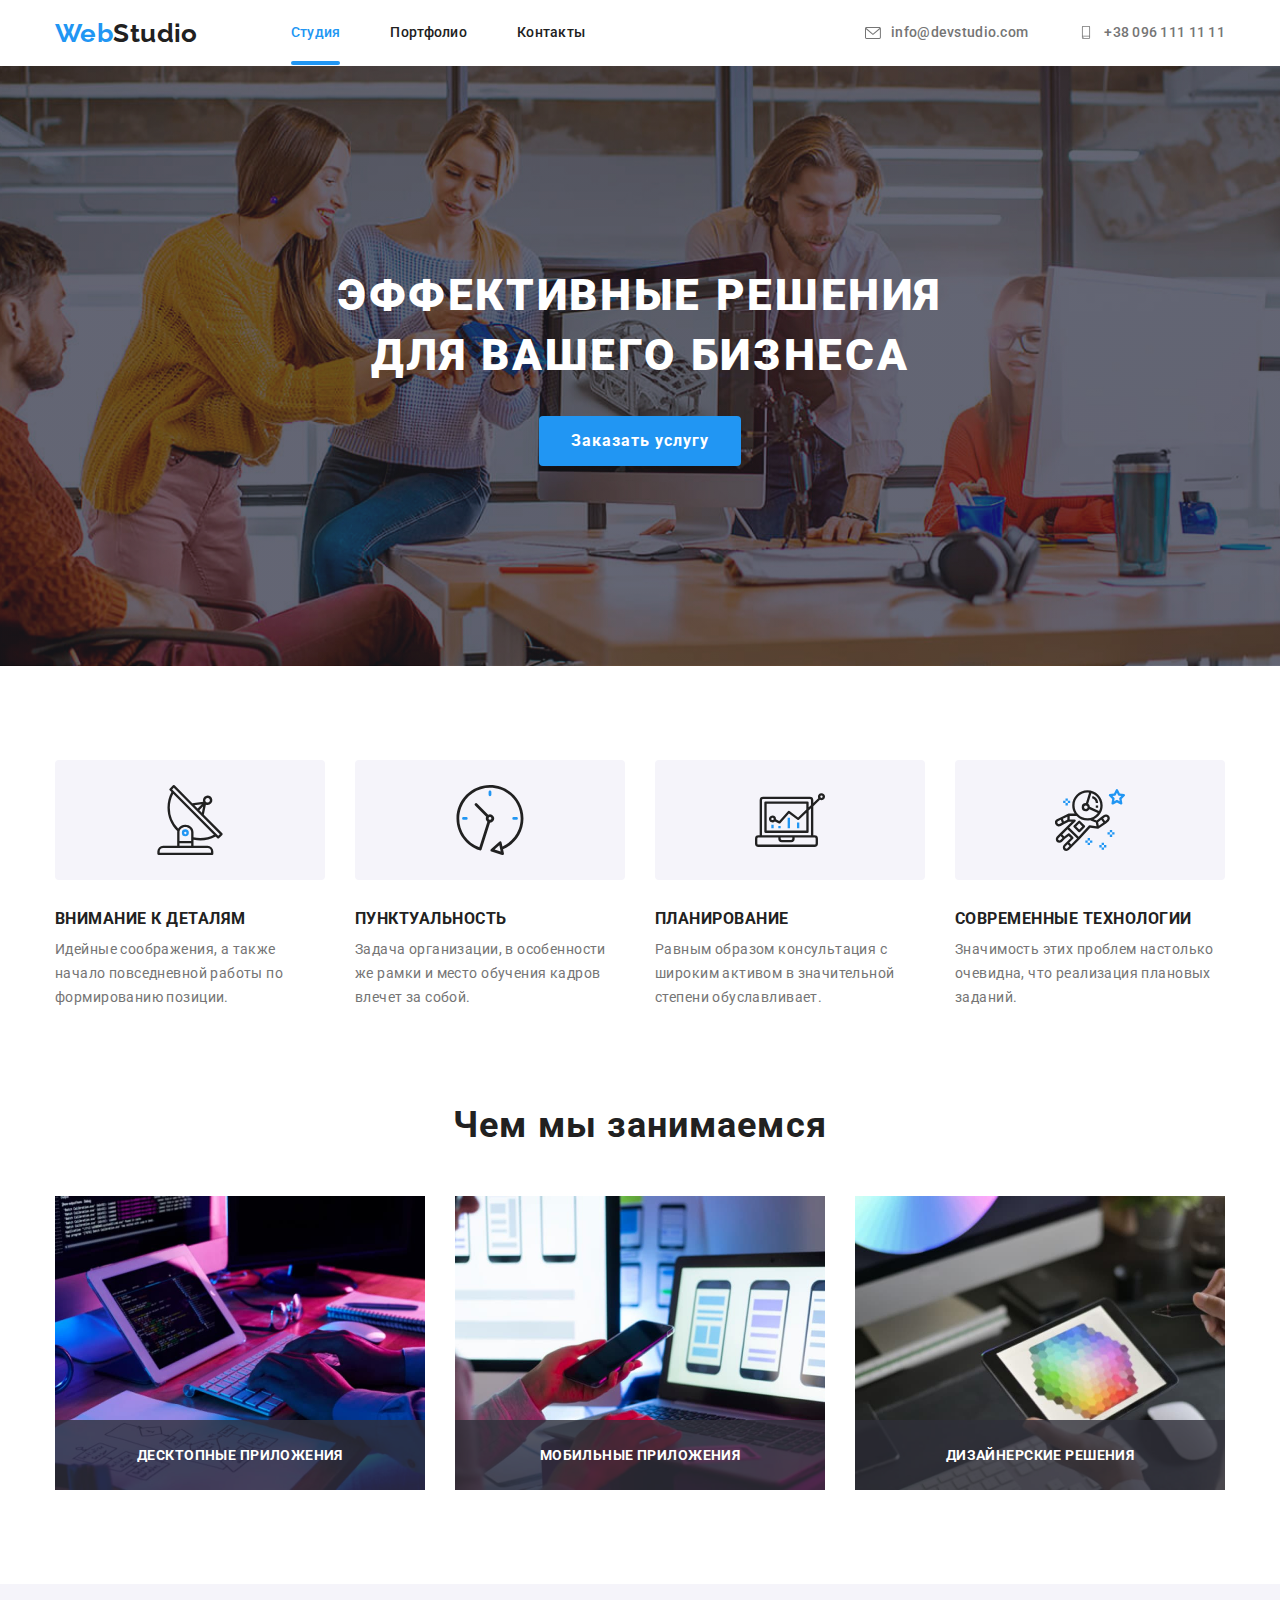
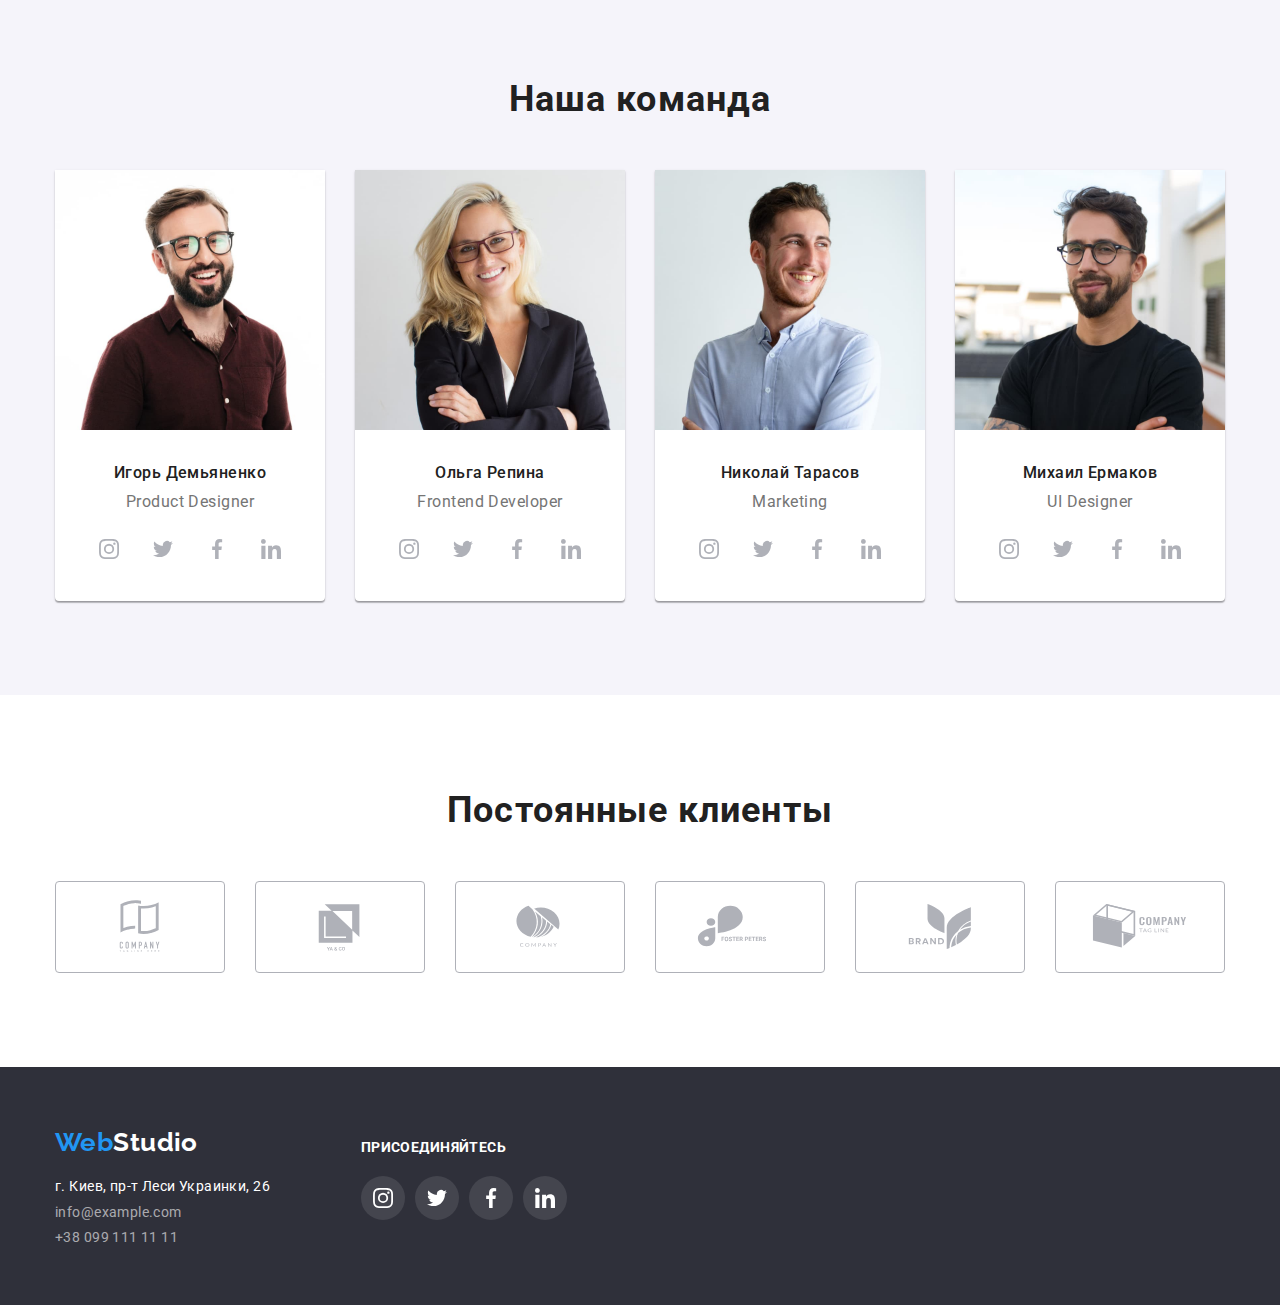
<file: index.html>
<!DOCTYPE html>
<html lang="en">
  <head>
    <meta charset="UTF-8" />
    <meta name="viewport" content="width=device-width, initial-scale=1.0" />
    <meta http-equiv="X-UA-Compatible" content="ie=edge" />
    <title>WebStudio</title>
    <link
      href="https://fonts.googleapis.com/css2?family=Raleway:wght@700&family=Roboto:wght@400;500;700;900&display=swap"
      rel="stylesheet"
    />
    <link
      rel="stylesheet"
      href="https://cdnjs.cloudflare.com/ajax/libs/modern-normalize/1.1.0/modern-normalize.min.css"
    />
    <link rel="stylesheet" href="./css/style.css" />
  </head>
  <body>
    <header class="header-page">
      <div class="container main-header">
        <nav class="header-nav-list">
          <a href="./index.html" class="logo"
            ><span class="logo-accent">Web</span>Studio</a
          >
          <ul class="site-nav list">
            <li class="item">
              <a href="./index.html" class="link current"> Студия</a>
            </li>
            <li class="item">
              <a href="./portfolio.html" class="link">Портфолио</a>
            </li>
            <li class="item"><a href="#" class="link">Контакты</a></li>
          </ul>
        </nav>
        <ul class="site-contacts list">
          <li class="item">
            <a href="#" class="link">
              <svg width="16" height="12" class="header-contacts-icon">
                <use href="./images/symbol-defs.svg#letter"></use>
              </svg>
              info@devstudio.com
            </a>
          </li>
          <li class="item">
            <a href="#" class="link">
              <svg width="16" height="13" class="header-contacts-icon">
                <use href="./images/symbol-defs.svg#phone"></use>
              </svg>
              +38 096 111 11 11</a
            >
          </li>
        </ul>
      </div>
    </header>
    <main>
      <section class="services">
        <div class="content">
          <h1 class="services-title">Эффективные решения для вашего бизнеса</h1>
          <button type="button" class="services-btn" data-modal-open>
            Заказать услугу
          </button>
        </div>
        <div class="backdrop is-hidden" data-modal>
          <div class="modal">
            <button type="button" class="close" data-modal-close>
              <svg class="close-icon">
                <use href="./images/symbol-defs.svg#close"></use>
              </svg>
            </button>
          </div>
        </div>
      </section>

      <section class="features">
        <div class="container">
          <ul class="features-list list">
            <li class="item">
              <div class="features-list-icon">
                <svg width="70" height="70">
                  <use href="./images/symbol-defs.svg#antenna"></use>
                </svg>
              </div>
              <h3 class="title">Внимание к деталям</h3>
              <p class="desc">
                Идейные соображения, а также начало повседневной работы по
                формированию позиции.
              </p>
            </li>
            <li class="item">
              <div class="features-list-icon">
                <svg width="70" height="70">
                  <use href="./images/symbol-defs.svg#clock"></use>
                </svg>
              </div>
              <h3 class="title">Пунктуальность</h3>
              <p class="desc">
                Задача организации, в особенности же рамки и место обучения
                кадров влечет за собой.
              </p>
            </li>
            <li class="item">
              <div class="features-list-icon">
                <svg width="70" height="70">
                  <use href="./images/symbol-defs.svg#diagram"></use>
                </svg>
              </div>
              <h3 class="title">Планирование</h3>
              <p class="desc">
                Равным образом консультация с широким активом в значительной
                степени обуславливает.
              </p>
            </li>
            <li class="item">
              <div class="features-list-icon">
                <svg width="70" height="70">
                  <use href="./images/symbol-defs.svg#astronaut"></use>
                </svg>
              </div>
              <h3 class="title">Современные технологии</h3>
              <p class="desc">
                Значимость этих проблем настолько очевидна, что реализация
                плановых заданий.
              </p>
            </li>
          </ul>
        </div>
      </section>
      <section class="works">
        <div class="container">
          <h2 class="section-title">Чем мы занимаемся</h2>
          <ul class="works-list list">
            <li class="item">
              <img
                src="images/image1.jpg"
                alt="Работа на планшете"
                width="370"
              />
              <p class="work-desc">Десктопные приложения</p>
            </li>
            <li class="item">
              <img
                src="images/image2.jpg"
                alt="Работа за ноутбуком"
                width="370"
              />
              <p class="work-desc">Мобильные приложения</p>
            </li>
            <li class="item">
              <img
                src="images/image3.jpg"
                alt="Работа за графическим планшетом"
                width="370"
              />
              <p class="work-desc">Дизайнерские решения</p>
            </li>
          </ul>
        </div>
      </section>
      <section class="staff">
        <div class="container">
          <h2 class="section-title">Наша команда</h2>
          <ul class="staff-list list">
            <li class="item">
              <img
                class="staff-foto"
                src="images/avatar1.jpg"
                width="270"
                alt="avatar1"
              />
              <div class="staff-desc-wrp">
                <p class="name">Игорь Демьяненко</p>
                <p class="position">Product Designer</p>
                <ul class="social-links list">
                  <li class="social-links-item">
                    <a href="#" class="social-link">
                      <svg width="20" height="20" class="social-icon">
                        <use href="./images/symbol-defs.svg#instagram"></use>
                      </svg>
                    </a>
                  </li>
                  <li class="social-links-item">
                    <a href="#" class="social-link">
                      <svg width="20" height="20" class="social-icon">
                        <use href="./images/symbol-defs.svg#twitter"></use>
                      </svg>
                    </a>
                  </li>
                  <li class="social-links-item">
                    <a href="#" class="social-link">
                      <svg width="20" height="20" class="social-icon">
                        <use href="./images/symbol-defs.svg#facebook"></use>
                      </svg>
                    </a>
                  </li>
                  <li class="social-links-item">
                    <a href="#" class="social-link">
                      <svg width="20" height="20" class="social-icon">
                        <use href="./images/symbol-defs.svg#linkedin"></use>
                      </svg>
                    </a>
                  </li>
                </ul>
              </div>
            </li>
            <li class="item">
              <img
                class="staff-foto"
                src="images/avatar2.jpg"
                width="270"
                alt="avatar2"
              />
              <div class="staff-desc-wrp">
                <p class="name">Ольга Репина</p>
                <p class="position">Frontend Developer</p>
                <ul class="social-links list">
                  <li class="social-links-item">
                    <a href="#" class="social-link">
                      <svg width="20" height="20" class="social-icon">
                        <use href="./images/symbol-defs.svg#instagram"></use>
                      </svg>
                    </a>
                  </li>
                  <li class="social-links-item">
                    <a href="#" class="social-link">
                      <svg width="20" height="20" class="social-icon">
                        <use href="./images/symbol-defs.svg#twitter"></use>
                      </svg>
                    </a>
                  </li>
                  <li class="social-links-item">
                    <a href="#" class="social-link">
                      <svg width="20" height="20" class="social-icon">
                        <use href="./images/symbol-defs.svg#facebook"></use>
                      </svg>
                    </a>
                  </li>
                  <li class="social-links-item">
                    <a href="#" class="social-link">
                      <svg width="20" height="20" class="social-icon">
                        <use href="./images/symbol-defs.svg#linkedin"></use>
                      </svg>
                    </a>
                  </li>
                </ul>
              </div>
            </li>
            <li class="item">
              <img
                class="staff-foto"
                src="images/avatar3.jpg"
                width="270"
                alt="avatar3"
              />
              <div class="staff-desc-wrp">
                <p class="name">Николай Тарасов</p>
                <p class="position">Marketing</p>
                <ul class="social-links list">
                  <li class="social-links-item">
                    <a href="#" class="social-link">
                      <svg width="20" height="20" class="social-icon">
                        <use href="./images/symbol-defs.svg#instagram"></use>
                      </svg>
                    </a>
                  </li>
                  <li class="social-links-item">
                    <a href="#" class="social-link">
                      <svg width="20" height="20" class="social-icon">
                        <use href="./images/symbol-defs.svg#twitter"></use>
                      </svg>
                    </a>
                  </li>
                  <li class="social-links-item">
                    <a href="#" class="social-link">
                      <svg width="20" height="20" class="social-icon">
                        <use href="./images/symbol-defs.svg#facebook"></use>
                      </svg>
                    </a>
                  </li>
                  <li class="social-links-item">
                    <a href="#" class="social-link">
                      <svg width="20" height="20" class="social-icon">
                        <use href="./images/symbol-defs.svg#linkedin"></use>
                      </svg>
                    </a>
                  </li>
                </ul>
              </div>
            </li>
            <li class="item">
              <img
                class="staff-foto"
                src="images/avatar4.jpg"
                width="270"
                alt="avatar4"
              />
              <div class="staff-desc-wrp">
                <p class="name">Михаил Ермаков</p>
                <p class="position">UI Designer</p>
                <ul class="social-links list">
                  <li class="social-links-item">
                    <a href="#" class="social-link">
                      <svg width="20" height="20" class="social-icon">
                        <use href="./images/symbol-defs.svg#instagram"></use>
                      </svg>
                    </a>
                  </li>
                  <li class="social-links-item">
                    <a href="#" class="social-link">
                      <svg width="20" height="20" class="social-icon">
                        <use href="./images/symbol-defs.svg#twitter"></use>
                      </svg>
                    </a>
                  </li>
                  <li class="social-links-item">
                    <a href="#" class="social-link">
                      <svg width="20" height="20" class="social-icon">
                        <use href="./images/symbol-defs.svg#facebook"></use>
                      </svg>
                    </a>
                  </li>
                  <li class="social-links-item">
                    <a href="#" class="social-link">
                      <svg width="20" height="20" class="social-icon">
                        <use href="./images/symbol-defs.svg#linkedin"></use>
                      </svg>
                    </a>
                  </li>
                </ul>
              </div>
            </li>
          </ul>
        </div>
      </section>
      <section class="partners">
        <div class="container">
          <h2 class="section-title">Постоянные клиенты</h2>
          <ul class="partners-list list">
            <li class="partners-item">
              <a href="" class="partners-link">
                <svg width="106" height="60" class="partners-icon">
                  <use href="./images/symbol-defs.svg#Logo"></use>
                </svg>
              </a>
            </li>
            <li class="partners-item">
              <a href="" class="partners-link">
                <svg width="106" height="60" class="partners-icon">
                  <use href="./images/symbol-defs.svg#Logo-1"></use>
                </svg>
              </a>
            </li>
            <li class="partners-item">
              <a href="" class="partners-link">
                <svg width="106" height="60" class="partners-icon">
                  <use href="./images/symbol-defs.svg#Logo-2"></use>
                </svg>
              </a>
            </li>
            <li class="partners-item">
              <a href="" class="partners-link">
                <svg width="106" height="60" class="partners-icon">
                  <use href="./images/symbol-defs.svg#Logo-3"></use>
                </svg>
              </a>
            </li>
            <li class="partners-item">
              <a href="" class="partners-link">
                <svg width="106" height="60" class="partners-icon">
                  <use href="./images/symbol-defs.svg#Logo-4"></use>
                </svg>
              </a>
            </li>
            <li class="partners-item">
              <a href="" class="partners-link">
                <svg width="106" height="60" class="partners-icon">
                  <use href="./images/symbol-defs.svg#Logo-5"></use>
                </svg>
              </a>
            </li>
          </ul>
        </div>
      </section>
    </main>
    <footer class="footer">
      <div class="container">
        <div class="footer-contacts">
          <a href="#" class="logo logo-unique"
            ><span class="logo-accent">Web</span>Studio</a
          >
          <address class="address-list">
            <ul class="list">
              <li class="item">
                <a href="#" class="link white-color"
                  >г. Киев, пр-т Леси Украинки, 26</a
                >
              </li>
              <li class="item">
                <a href="info@example.com" class="link">info@example.com</a>
              </li>
              <li class="item">
                <a href="+380991111111" class="link">+38 099 111 11 11</a>
              </li>
            </ul>
          </address>
        </div>
        <div class="footer-social-links">
          <h2 class="footer-social-links-title">присоединяйтесь</h2>
          <ul class="social-links list">
            <li class="social-links-item">
              <a href="" class="social-link">
                <svg width="20" height="20" class="social-icon">
                  <use href="./images/symbol-defs.svg#instagram"></use>
                </svg>
              </a>
            </li>
            <li class="social-links-item">
              <a href="" class="social-link">
                <svg width="20" height="20" class="social-icon">
                  <use href="./images/symbol-defs.svg#twitter"></use>
                </svg>
              </a>
            </li>
            <li class="social-links-item">
              <a href="" class="social-link">
                <svg width="20" height="20" class="social-icon">
                  <use href="./images/symbol-defs.svg#facebook"></use>
                </svg>
              </a>
            </li>
            <li class="social-links-item">
              <a href="" class="social-link">
                <svg width="20" height="20" class="social-icon">
                  <use href="./images/symbol-defs.svg#linkedin"></use>
                </svg>
              </a>
            </li>
          </ul>
        </div>
      </div>
    </footer>
    <script src="./js/modal.js"></script>
  </body>
</html>
</file>
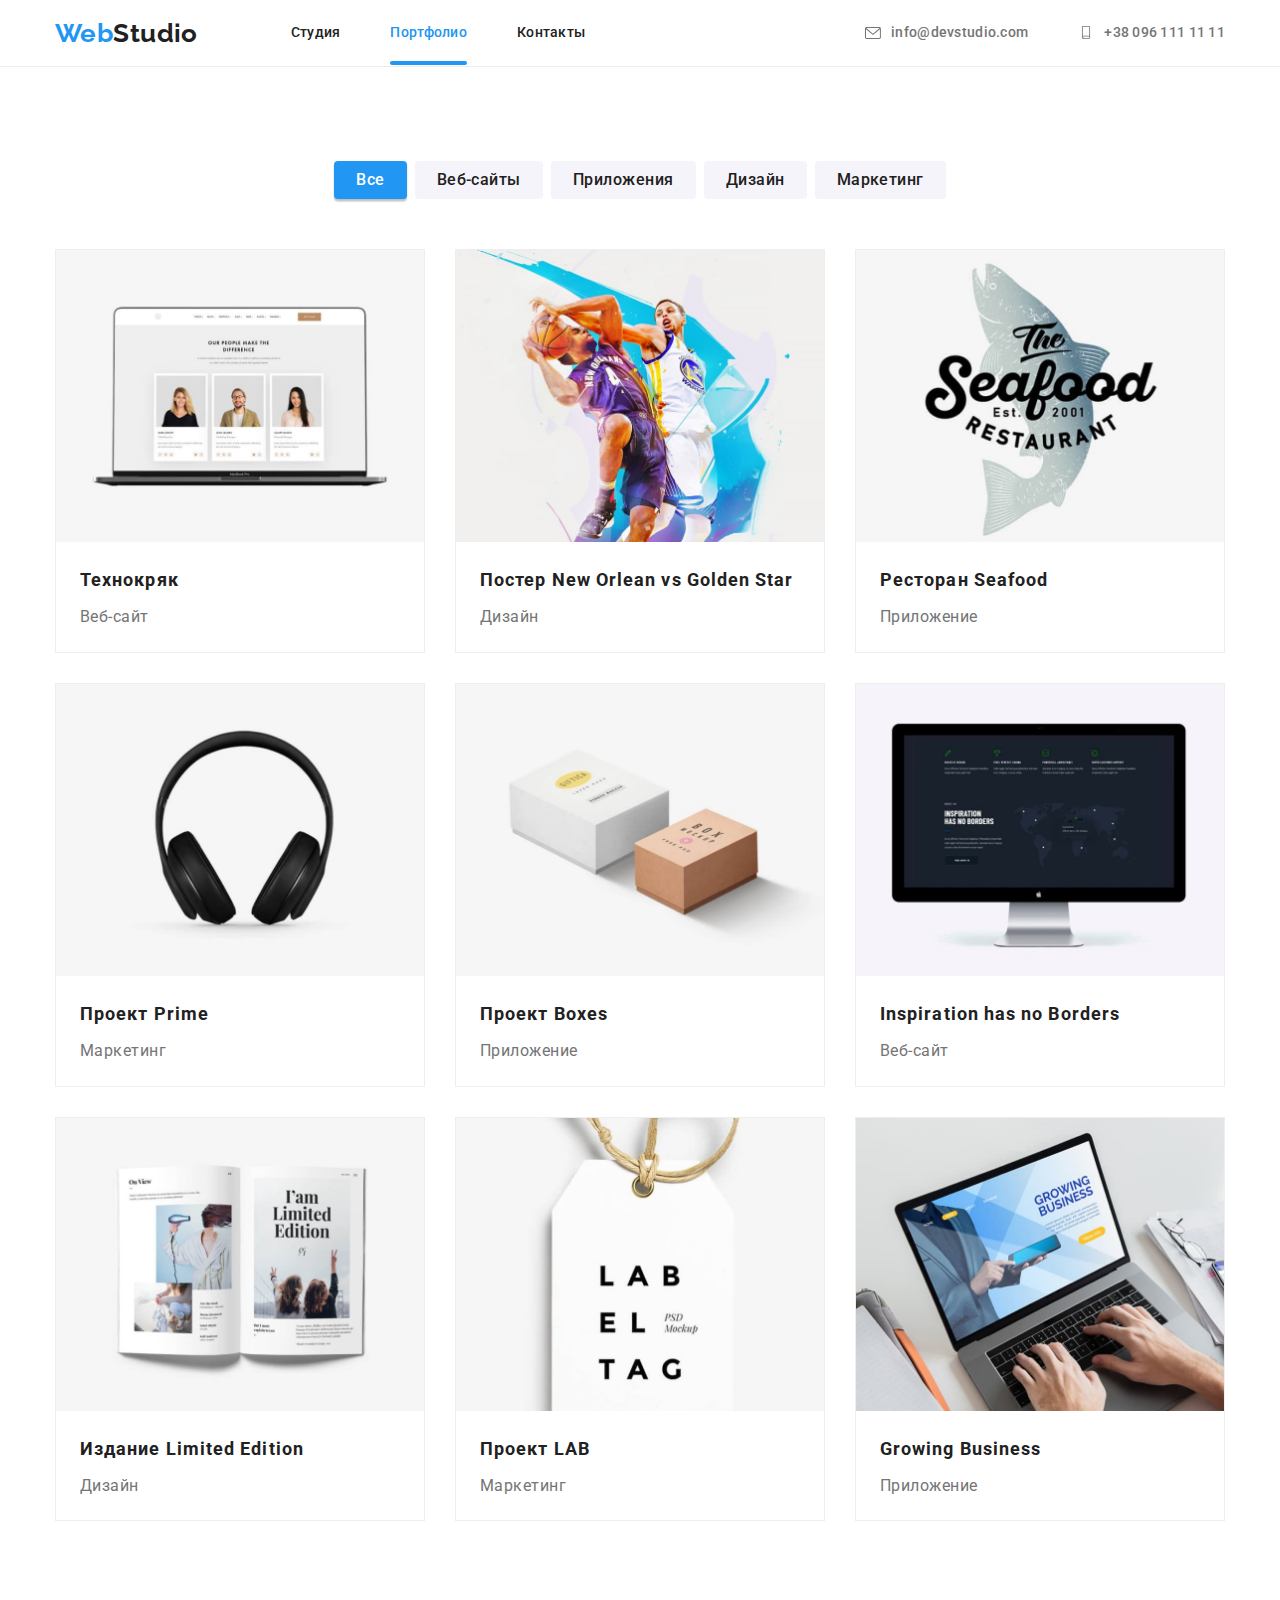
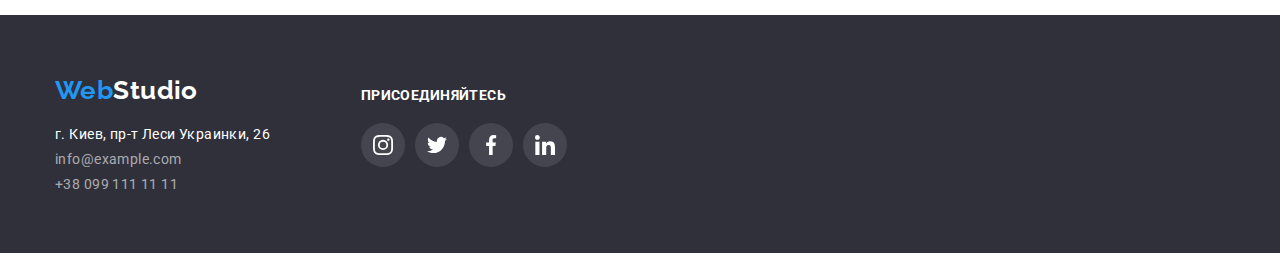
<file: portfolio.html>
<!DOCTYPE html>
<html lang="en">
  <head>
    <meta charset="UTF-8" />
    <meta name="viewport" content="width=device-width, initial-scale=1.0" />
    <meta http-equiv="X-UA-Compatible" content="ie=edge" />
    <title>Portfolio</title>
    <link
      href="https://fonts.googleapis.com/css2?family=Raleway:wght@700&family=Roboto:wght@400;500;700;900&display=swap"
      rel="stylesheet"
    />
    <link
      rel="stylesheet"
      href="https://cdnjs.cloudflare.com/ajax/libs/modern-normalize/1.1.0/modern-normalize.min.css"
    />
    <link rel="stylesheet" href="./css/style.css" />
  </head>
  <body>
    <header class="header-page header-unique">
      <div class="container main-header">
        <nav class="header-nav-list">
          <a href="./index.html" class="logo"
            ><span class="logo-accent">Web</span>Studio</a
          >
          <ul class="site-nav list">
            <li class="item">
              <a href="./index.html" class="link"> Студия</a>
            </li>
            <li class="item">
              <a href="./portfolio.html" class="link current">Портфолио</a>
            </li>
            <li class="item"><a href="#" class="link">Контакты</a></li>
          </ul>
        </nav>
        <ul class="site-contacts list">
          <li class="item">
            <a href="#" class="link">
              <svg width="16" height="12" class="header-contacts-icon">
                <use href="./images/symbol-defs.svg#letter"></use>
              </svg>
              info@devstudio.com
            </a>
          </li>
          <li class="item">
            <a href="#" class="link">
              <svg width="16" height="13" class="header-contacts-icon">
                <use href="./images/symbol-defs.svg#phone"></use>
              </svg>
              +38 096 111 11 11</a
            >
          </li>
        </ul>
      </div>
    </header>
    <main>
      <section class="portfolio">
        <div class="container">
          <ul class="btn-list list">
            <li class="item">
              <button type="button" class="port-btn current">Все</button>
            </li>
            <li class="item">
              <button type="button" class="port-btn">Веб-сайты</button>
            </li>
            <li class="item">
              <button type="button" class="port-btn">Приложения</button>
            </li>
            <li class="item">
              <button type="button" class="port-btn">Дизайн</button>
            </li>
            <li class="item">
              <button type="button" class="port-btn">Маркетинг</button>
            </li>
          </ul>
          <ul class="project-list list">
            <li class="list-item">
              <a href="#" class="card-link">
                <div class="project-wrapper">
                  <img
                    class="list-item-img"
                    src="./images/1.jpg"
                    alt="laptop"
                    width="370"
                    height="294"
                  />
                  <div class="anim-desc">
                    <p class="project-desc">
                      Технокряк это современная площадка распространения
                      коронавируса. Компании<br />
                      используют эту платформу для цифрового шпионажа и атак на
                      защищённые сервера конкурентов.
                    </p>
                  </div>
                </div>
                <div class="list-item-box">
                  <p class="port-name">Технокряк</p>
                  <p class="port-type">Веб-сайт</p>
                </div>
              </a>
            </li>
            <li class="list-item">
              <a href="#" class="card-link">
                <div class="project-wrapper">
                  <img
                    class="list-item-img"
                    src="./images/2.jpg"
                    alt="sport"
                    width="370"
                    height="294"
                  />
                  <div class="anim-desc">
                    <p class="project-desc">
                      Технокряк это современная площадка распространения
                      коронавируса. Компании<br />
                      используют эту платформу для цифрового шпионажа и атак на
                      защищённые сервера конкурентов.
                    </p>
                  </div>
                </div>
                <div class="list-item-box">
                  <p class="port-name">Постер New Orlean vs Golden Star</p>
                  <p class="port-type">Дизайн</p>
                </div>
              </a>
            </li>
            <li class="list-item">
              <a href="#" class="card-link">
                <div class="project-wrapper">
                  <img
                    class="list-item-img"
                    src="./images/3.jpg"
                    alt="seafood"
                    width="370"
                    height="294"
                  />
                  <div class="anim-desc">
                    <p class="project-desc">
                      Технокряк это современная площадка распространения
                      коронавируса. Компании<br />
                      используют эту платформу для цифрового шпионажа и атак на
                      защищённые сервера конкурентов.
                    </p>
                  </div>
                </div>
                <div class="list-item-box">
                  <p class="port-name">Ресторан Seafood</p>
                  <p class="port-type">Приложение</p>
                </div>
              </a>
            </li>
            <li class="list-item">
              <a href="#" class="card-link">
                <div class="project-wrapper">
                  <img
                    class="list-item-img"
                    src="./images/4.jpg"
                    alt="headphones"
                    width="370"
                    height="294"
                  />
                  <div class="anim-desc">
                    <p class="project-desc">
                      Технокряк это современная площадка распространения
                      коронавируса. Компании<br />
                      используют эту платформу для цифрового шпионажа и атак на
                      защищённые сервера конкурентов.
                    </p>
                  </div>
                </div>
                <div class="list-item-box">
                  <p class="port-name">Проект Prime</p>
                  <p class="port-type">Маркетинг</p>
                </div>
              </a>
            </li>
            <li class="list-item">
              <a href="#" class="card-link">
                <div class="project-wrapper">
                  <img
                    class="list-item-img"
                    src="./images/5.jpg"
                    alt="boxes"
                    width="370"
                    height="294"
                  />
                  <div class="anim-desc">
                    <p class="project-desc">
                      Технокряк это современная площадка распространения
                      коронавируса. Компании<br />
                      используют эту платформу для цифрового шпионажа и атак на
                      защищённые сервера конкурентов.
                    </p>
                  </div>
                </div>
                <div class="list-item-box">
                  <p class="port-name">Проект Boxes</p>
                  <p class="port-type">Приложение</p>
                </div>
              </a>
            </li>
            <li class="list-item">
              <a href="#" class="card-link">
                <div class="project-wrapper">
                  <img
                    class="list-item-img"
                    src="./images/6.jpg"
                    alt="monitor"
                    width="370"
                    height="294"
                  />
                  <div class="anim-desc">
                    <p class="project-desc">
                      Технокряк это современная площадка распространения
                      коронавируса. Компании<br />
                      используют эту платформу для цифрового шпионажа и атак на
                      защищённые сервера конкурентов.
                    </p>
                  </div>
                </div>
                <div class="list-item-box">
                  <p class="port-name">Inspiration has no Borders</p>
                  <p class="port-type">Веб-сайт</p>
                </div>
              </a>
            </li>
            <li class="list-item">
              <a href="#" class="card-link">
                <div class="project-wrapper">
                  <img
                    class="list-item-img"
                    src="./images/7.jpg"
                    alt="book"
                    width="370"
                    height="294"
                  />
                  <div class="anim-desc">
                    <p class="project-desc">
                      Технокряк это современная площадка распространения
                      коронавируса. Компании<br />
                      используют эту платформу для цифрового шпионажа и атак на
                      защищённые сервера конкурентов.
                    </p>
                  </div>
                </div>
                <div class="list-item-box">
                  <p class="port-name">Издание Limited Edition</p>
                  <p class="port-type">Дизайн</p>
                </div>
              </a>
            </li>
            <li class="list-item">
              <a href="#" class="card-link">
                <div class="project-wrapper">
                  <img
                    class="list-item-img"
                    src="./images/8.jpg"
                    alt="label"
                    width="370"
                    height="294"
                  />
                  <div class="anim-desc">
                    <p class="project-desc">
                      Технокряк это современная площадка распространения
                      коронавируса. Компании<br />
                      используют эту платформу для цифрового шпионажа и атак на
                      защищённые сервера конкурентов.
                    </p>
                  </div>
                </div>
                <div class="list-item-box">
                  <p class="port-name">Проект LAB</p>
                  <p class="port-type">Маркетинг</p>
                </div>
              </a>
            </li>
            <li class="list-item">
              <a href="#" class="card-link">
                <div class="project-wrapper">
                  <img
                    class="list-item-img"
                    src="./images/9.jpg"
                    alt="laptop"
                    width="370"
                    height="294"
                  />
                  <div class="anim-desc">
                    <p class="project-desc">
                      Технокряк это современная площадка распространения
                      коронавируса. Компании<br />
                      используют эту платформу для цифрового шпионажа и атак на
                      защищённые сервера конкурентов.
                    </p>
                  </div>
                </div>
                <div class="list-item-box">
                  <p class="port-name">Growing Business</p>
                  <p class="port-type">Приложение</p>
                </div>
              </a>
            </li>
          </ul>
        </div>
      </section>
    </main>
    <footer class="footer">
      <div class="container">
        <div class="footer-contacts">
          <a href="#" class="logo logo-unique"
            ><span class="logo-accent">Web</span>Studio</a
          >
          <address class="address-list">
            <ul class="list">
              <li class="item">
                <a href="#" class="link white-color"
                  >г. Киев, пр-т Леси Украинки, 26</a
                >
              </li>
              <li class="item">
                <a href="info@example.com" class="link">info@example.com</a>
              </li>
              <li class="item">
                <a href="+380991111111" class="link">+38 099 111 11 11</a>
              </li>
            </ul>
          </address>
        </div>
        <div class="footer-social-links">
          <h2 class="footer-social-links-title">присоединяйтесь</h2>
          <ul class="social-links list">
            <li class="social-links-item">
              <a href="" class="social-link">
                <svg width="20" height="20" class="social-icon">
                  <use href="./images/symbol-defs.svg#instagram"></use>
                </svg>
              </a>
            </li>
            <li class="social-links-item">
              <a href="" class="social-link">
                <svg width="20" height="20" class="social-icon">
                  <use href="./images/symbol-defs.svg#twitter"></use>
                </svg>
              </a>
            </li>
            <li class="social-links-item">
              <a href="" class="social-link">
                <svg width="20" height="20" class="social-icon">
                  <use href="./images/symbol-defs.svg#facebook"></use>
                </svg>
              </a>
            </li>
            <li class="social-links-item">
              <a href="" class="social-link">
                <svg width="20" height="20" class="social-icon">
                  <use href="./images/symbol-defs.svg#linkedin"></use>
                </svg>
              </a>
            </li>
          </ul>
        </div>
      </div>
    </footer>
    <script src="./js/modal.js"></script>
  </body>
</html>
</file>
<file: css/style.css>
:root {
  --primary-text-color: #212121;
  --secondary-text-color: #757575;
  --accent-color: #2196f3;
  --primary-white-color: #ffffff;
  --secondary-bg-color: #2f303a;
  --third-bg-color: #f5f4fa;
  --primary-link-color: #afb1b8;
}

body {
  background-color: var(--primary-white-color);
  color: var(--primary-text-color);

  font-family: "Roboto", sans-serif;
  letter-spacing: 0.03em;
  font-size: 14px;
}

h1,
h2,
h3,
h4,
h5,
h6,
p {
  margin: 0;
  padding: 0;
}

a {
  text-decoration: none;
}

.container {
  max-width: 1200px;
  padding: 0 15px;
  margin: 0 auto;
}

.main-header {
  display: flex;
}

.header-nav-list {
  display: flex;
  align-items: center;
}

.header-unique {
  border-bottom: 1px solid #ececec;
}

.logo {
  font-family: Raleway;
  font-style: normal;
  font-weight: 700;
  font-size: 26px;
  line-height: 1.19;
  color: var(--primary-text-color);
  text-decoration: none;
  margin-right: 93px;
}

.logo-accent {
  color: var(--accent-color);
}

.header-contacts-icon {
  fill: currentColor;
  margin-right: 10px;
}

.list {
  margin: 0;
  padding: 0;
  list-style: none;
}

.site-nav {
  display: flex;
}

.site-nav .link,
.site-contacts .link {
  position: relative;
  display: flex;
  align-items: center;
  font-weight: 500;
  line-height: 1.14;
  letter-spacing: 0.02em;
  color: var(--primary-text-color);
  text-decoration: none;
  padding-top: 25px;
  padding-bottom: 25px;
  transition: color 250ms cubic-bezier(0.4, 0, 0.2, 1);
}

.site-nav .current {
  color: var(--accent-color);
}

.site-nav .current::after {
  position: absolute;
  top: 60.6px;
  left: 0;
  content: "";
  width: 100%;
  height: 4px;

  background-color: var(--accent-color);
  border-radius: 2px;
}

.site-nav a:not(.current):after {
  position: absolute;
  top: 60.6px;
  left: 0;
  content: "";
  width: 100%;
  height: 4px;

  background-color: var(--accent-color);
  border-radius: 2px;

  transition: transform 250ms cubic-bezier(0.4, 0, 0.2, 1);
  transform: scale(0);
}

.site-nav a:not(.current):hover:after {
  transform: scale(1);
}

.site-contacts {
  display: flex;
  align-items: center;
  margin-left: auto;

  transition: color 250ms cubic-bezier(0.4, 0, 0.2, 1);
}

.site-contacts .link {
  color: var(--secondary-text-color);
}

.site-nav .link:hover,
.site-contacts .link:hover,
.site-nav .link:focus,
.site-contacts .link:focus {
  color: var(--accent-color);
}

.site-nav .item + .item {
  margin-left: 50px;
}

.site-contacts .item + .item {
  margin-left: 50px;
}

/* Services */

.services {
  background-color: var(--secondary-bg-color);
  background-image: linear-gradient(
      to right,
      rgba(47, 48, 58, 0.4),
      rgba(47, 48, 58, 0.4)
    ),
    url("../images/image_bg.jpg");
  background-size: cover;
  background-repeat: no-repeat;
  background-position: center;
  text-align: center;
  display: flex;
  justify-content: center;
  padding-top: 200px;
  padding-bottom: 200px;
  max-width: 1600px;
  margin: 0 auto;
}

.services .content {
  width: 700px;
}

.services-title {
  font-weight: 900;
  font-size: 44px;
  line-height: 1.36;
  text-align: center;
  letter-spacing: 0.06em;
  text-transform: uppercase;
  color: var(--primary-white-color);
  margin-bottom: 30px;
}

.services-btn {
  font-weight: 700;
  font-size: 16px;
  line-height: 1.87;
  padding: 10px 32px;
  min-width: 200px;
  letter-spacing: 0.06em;
  border: none;
  background-color: var(--accent-color);
  color: var(--primary-white-color);
  cursor: pointer;
  box-shadow: 0px 4px 4px rgba(0, 0, 0, 0.15);
  border-radius: 4px;
}

/* Features */

.features {
  padding-top: 94px;
  padding-bottom: 94px;
}

.features-list {
  display: flex;
}

.features-list .item {
  width: 270px;
}

.features-list .item + .item {
  margin-left: 30px;
}

.features-list .title {
  margin-bottom: 10px;
  font-weight: 700;
  line-height: 1.14;
  letter-spacing: 0.03em;
  text-transform: uppercase;
}

.features-list .desc {
  line-height: 1.71;
  letter-spacing: 0.03em;
  color: var(--secondary-text-color);
}

/* works */

.works {
  padding-bottom: 94px;
}

.section-title {
  font-weight: 700;
  font-size: 36px;
  line-height: 1.17;
  text-align: center;
  letter-spacing: 0.03em;
  margin-bottom: 50px;
}

.works-list {
  display: flex;
}

.works-list .item + .item {
  margin-left: 30px;
}

.works-list .item {
  position: relative;
}

.works-list img {
  display: block;
}

.work-desc {
  display: flex;
  color: var(--primary-white-color);
  height: 70px;
  width: 100%;
  font-weight: 700;
  text-transform: uppercase;
  background-color: rgba(47, 48, 58, 0.8);

  justify-content: center;
  align-items: center;

  position: absolute;
  bottom: 0px;
}

/* Staff */

.staff {
  padding-top: 94px;
  padding-bottom: 94px;
  background-color: var(--third-bg-color);
}

.staff-list {
  display: flex;
}

.staff-list .item {
  background-color: var(--primary-white-color);
  box-shadow: 0px 1px 3px rgba(0, 0, 0, 0.12), 0px 1px 1px rgba(0, 0, 0, 0.14),
    0px 2px 1px rgba(0, 0, 0, 0.2);
  border-radius: 0px 0px 4px 4px;
}

.staff-list .item + .item {
  margin-left: 30px;
}

.staff-foto {
}

.staff-desc-wrp {
  padding: 30px 0;
}

.name {
  font-weight: 500;
  font-size: 16px;
  line-height: 1.19;
  text-align: center;
  margin-bottom: 10px;
  letter-spacing: 0.03em;
}

.position {
  font-size: 16px;
  line-height: 1.19;
  margin-bottom: 16px;
  text-align: center;
  letter-spacing: 0.03em;
  color: var(--secondary-text-color);
}

.social-links {
  display: flex;
  align-items: center;
  justify-content: center;
}

.social-link {
  width: 44px;
  height: 44px;
  border-radius: 50%;
  display: flex;
  align-items: center;
  justify-content: center;
  color: var(--primary-link-color);
  transition: background-color 250ms cubic-bezier(0.4, 0, 0.2, 1),
    color 250ms cubic-bezier(0.4, 0, 0.2, 1);
}

.features-list-icon {
  background-color: var(--third-bg-color);
  display: flex;
  justify-content: center;
  align-items: center;
  height: 120px;
  margin-bottom: 30px;
  border-radius: 4px;
}

.social-icon {
  fill: currentColor;
}

.social-link:hover,
.social-link:focus {
  background-color: var(--accent-color);
  color: var(--primary-white-color);
}

.social-links-item:not(:last-child) {
  margin-right: 10px;
}

/* Partners */

.partners {
  padding: 94px 0;
}

.partners-list {
  display: flex;
}

.partners-item:not(:last-child) {
  margin-right: 30px;
}

.partners-link {
  display: flex;
  justify-content: center;
  align-items: center;
  width: 170px;
  height: 92px;
  border: 1px solid var(--primary-link-color);
  border-radius: 4px;
  color: var(--primary-link-color);
  transition: color 250ms cubic-bezier(0.4, 0, 0.2, 1),
    border-color 250ms cubic-bezier(0.4, 0, 0.2, 1);
}

.partners-link:hover,
.partners-link:focus {
  color: var(--accent-color);
  border-color: var(--accent-color);
}

.partners-icon {
  fill: currentColor;
}

/* Footer */

.footer {
  padding-top: 60px;
  padding-bottom: 60px;
  background-color: var(--secondary-bg-color);
}

.footer > .container {
  display: flex;
}

.footer-contacts {
  margin-right: 70px;
}

.footer .link {
  text-decoration: none;
  color: rgba(255, 255, 255, 0.6);
  transition: color 250ms cubic-bezier(0.4, 0, 0.2, 1);
}

.footer .white-color {
  color: var(--primary-white-color);
}

.footer .item + .item {
  margin-top: 9px;
}

.logo-unique {
  display: block;
  color: var(--primary-white-color);
  margin-bottom: 20px;
}

.footer .link:focus,
.footer .link:hover {
  color: var(--accent-color);
}

.address-list {
  font-style: normal;
}

.footer-social-links {
  padding-top: 12px;
}

.footer-social-links-title {
  font-weight: 700;
  text-transform: uppercase;
  color: var(--primary-white-color);
  margin-bottom: 20px;
  font-size: 14px;
}

.footer .social-links {
  padding: 0;
}

.footer .social-link {
  background-color: rgba(255, 255, 255, 0.1);
  color: var(--primary-white-color);
  transition: background-color 250ms cubic-bezier(0.4, 0, 0.2, 1);
}

.footer .social-link:hover,
.footer .social-link:focus {
  background-color: var(--accent-color);
}

/* Modal */

.backdrop {
  background-color: rgba(0, 0, 0, 0.2);
  width: 100vw;
  height: 100vh;
  position: fixed;
  top: 0;

  transition: transform 250ms cubic-bezier(0.4, 0, 0.2, 1),
    opacity 250ms cubic-bezier(0.4, 0, 0.2, 1);
}

.is-hidden {
  opacity: 0;
  pointer-events: none;
  visibility: hidden;
  transform: scale(0.5);
}

.modal {
  position: absolute;
  top: 50%;
  left: 50%;
  transform: translate(-50%, -50%);

  width: 528px;
  height: 581px;
  background-color: var(--primary-white-color);
  box-shadow: 0px 1px 3px rgba(0, 0, 0, 0.12), 0px 1px 1px rgba(0, 0, 0, 0.14),
    0px 2px 1px rgba(0, 0, 0, 0.2);
  border-radius: 4px;
}

.close {
  display: flex;
  padding: 0;
  margin: 0;
  border-radius: 50%;
  width: 30px;
  height: 30px;
  justify-content: center;
  align-items: center;
  background-color: var(--primary-white-color);
  border: 1px solid rgba(0, 0, 0, 0.1);
  cursor: pointer;

  position: absolute;
  top: 8px;
  right: 8px;
}

.close-icon {
  width: 18px;
  height: 18px;
}

/* Portfolio */

.portfolio {
  padding-top: 94px;
  padding-bottom: 94px;
}

.portfolio .btn-list {
  display: flex;
  justify-content: center;
  margin-bottom: 50px;
}

.portfolio .item + .item {
  margin-left: 8px;
}

.port-btn {
  cursor: pointer;
  background-color: var(--third-bg-color);
  border: none;
  color: var(--primary-text-color);
  font-weight: 500;
  font-size: 16px;
  line-height: 1.62;
  font-family: inherit;
  text-align: center;
  letter-spacing: 0.03em;
  padding: 6px 22px;
  border-radius: 4px;
  transition: background-color 250ms cubic-bezier(0.4, 0, 0.2, 1),
    color 250ms cubic-bezier(0.4, 0, 0.2, 1),
    box-shadow 250ms cubic-bezier(0.4, 0, 0.2, 1);
}

.btn-list .current {
  background-color: var(--accent-color);
  color: var(--primary-white-color);
  box-shadow: 0px 3px 1px rgba(0, 0, 0, 0.1), 0px 1px 2px rgba(0, 0, 0, 0.08),
    0px 2px 2px rgba(0, 0, 0, 0.12);
}

.port-btn:focus,
.port-btn:hover {
  background-color: var(--accent-color);
  color: var(--primary-white-color);
  box-shadow: 0px 3px 1px rgba(0, 0, 0, 0.1), 0px 1px 2px rgba(0, 0, 0, 0.08),
    0px 2px 2px rgba(0, 0, 0, 0.12);
}

.portfolio .project-list {
  display: flex;
  flex-wrap: wrap;
  margin-right: -30px;
  margin-bottom: -30px;
}

.portfolio .list-item {
  flex-basis: calc(100% / 3 - 30px);
  margin-right: 30px;
  margin-bottom: 30px;
  border: 1px solid #eee;
}

.list-item-img {
  display: block;
  max-width: 100%;
  height: auto;
}

.list-item-box {
  padding: 20px 24px;
}

.port-name {
  color: var(--primary-text-color);
  font-weight: 700;
  font-size: 18px;
  line-height: 2;
  margin-bottom: 4px;
  letter-spacing: 0.06em;
}

.port-type {
  font-size: 16px;
  line-height: 1.86;
  letter-spacing: 0.03em;
  color: var(--secondary-text-color);
}

.card-link {
  display: block;
  transition: box-shadow 250ms cubic-bezier(0.4, 0, 0.2, 1);
}

.card-link:hover {
  display: block;
  box-shadow: 0px 1px 1px rgba(0, 0, 0, 0.12), 0px 4px 4px rgba(0, 0, 0, 0.06),
    1px 4px 6px rgba(0, 0, 0, 0.16);
}

.card-link:hover .anim-desc,
.card-link:focus .anim-desc {
  transform: translateY(-100%);
}

.project-wrapper {
  position: relative;
  overflow: hidden;
}

.anim-desc {
  position: absolute;
  height: 100%;
  padding: 63px 24px;
  background-color: rgba(33, 150, 243, 0.9);
  transition: transform 250ms cubic-bezier(0.4, 0, 0.2, 1);
}

.project-desc {
  color: var(--primary-white-color);
  font-size: 18px;
  line-height: 1.55;
}
</file>
